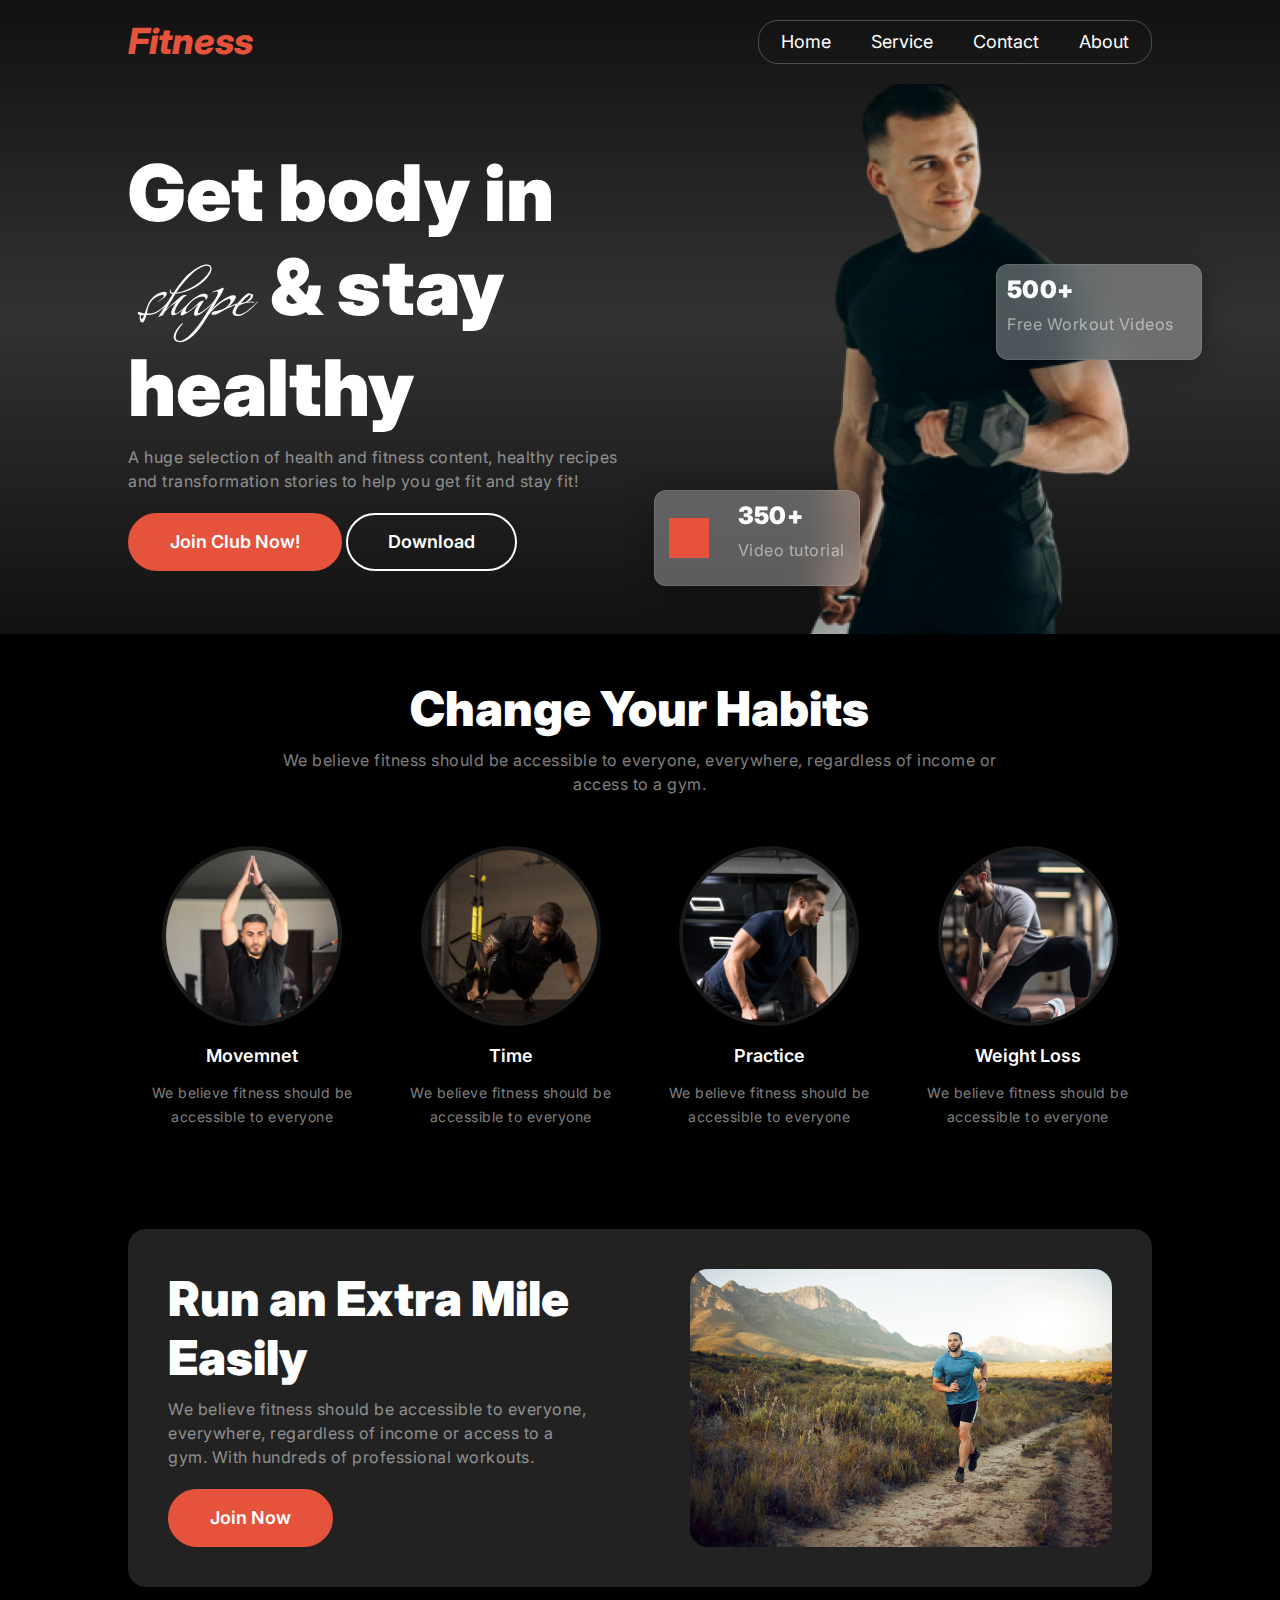
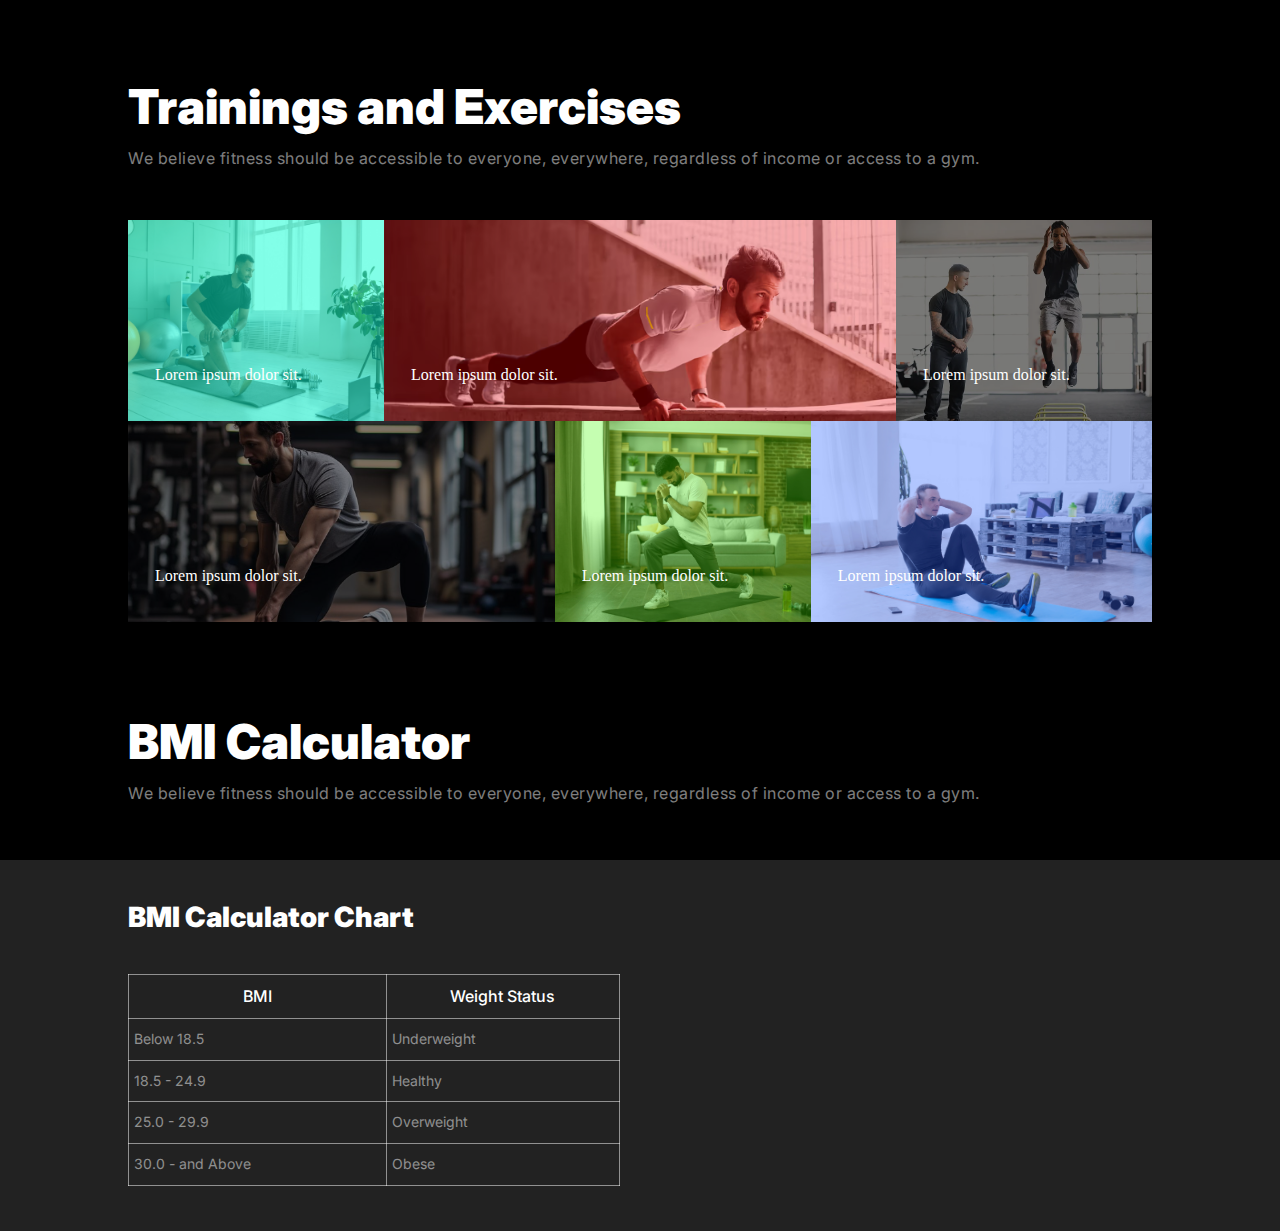
<file: index.htm>
<!DOCTYPE html>
<html lang="en">
  <head>
    <meta charset="UTF-8" />
    <meta name="viewport" content="width=device-width, initial-scale=1.0" />
    <title>FITNESS</title>
    <link
      rel="shortcut icon"
      href="./src/images/favicon.png"
      type="image/x-icon"
    />
    <link rel="stylesheet" href="css/styles.css" />
    <link rel="stylesheet" href="css/responsive.css" />
  </head>

  <body>
    <header>
      <nav>
        <a href="/index.htm" class="logo"> Fitness </a>
        <ul class="main_menu">
          <li><a href="#">Home</a></li>
          <li><a href="#">Service</a></li>
          <li><a href="#">Contact</a></li>
          <li><a href="#">About</a></li>
        </ul>
      </nav>
      <div class="hero_section">
        <div class="left">
          <h1>Get body in <span>shape</span> & stay healthy</h1>
          <p>
            A huge selection of health and fitness content, healthy recipes and
            transformation stories to help you get fit and stay fit!
          </p>
          <div class="btn_group">
            <a href="#" class="btn_primary"> Join Club Now! </a>
            <a href="#" class="btn_secondary"> Download </a>
          </div>
        </div>
        <div class="right">
          <div class="one">
            <div class="rounded"></div>
            <div>
              <h6>350+</h6>
              <p>Video tutorial</p>
            </div>
          </div>
          <div class="two">
            <h6>500+</h6>
            <p>Free Workout Videos</p>
          </div>
        </div>
      </div>
    </header>
    <!-- CHANGE YOUR HABIT SECTION START FROM HERE -->
    <section class="habit_section">
      <div class="section_information">
        <h2 class="title">Change Your Habits</h2>
        <p>
          We believe fitness should be accessible to everyone, everywhere,
          regardless of income or access to a gym.
        </p>
      </div>
      <div class="habits_card_container">
        <div class="havits_card">
          <div class="havits_card_image">
            <img src="./src/images/image 2.png" alt="" />
          </div>
          <h3 class="habits_card_title">Movemnet</h3>
          <p>We believe fitness should be accessible to everyone</p>
        </div>
        <div class="havits_card">
          <div class="havits_card_image">
            <img src="./src/images/image 3.png" alt="" />
          </div>
          <h3 class="habits_card_title">Time</h3>
          <p>We believe fitness should be accessible to everyone</p>
        </div>
        <div class="havits_card">
          <div class="havits_card_image">
            <img src="./src/images/image 4.png" alt="" />
          </div>
          <h3 class="habits_card_title">Practice</h3>
          <p>We believe fitness should be accessible to everyone</p>
        </div>
        <div class="havits_card">
          <div class="havits_card_image">
            <img src="./src/images/exercise4.png" alt="" />
          </div>
          <h3 class="habits_card_title">Weight Loss</h3>
          <p>We believe fitness should be accessible to everyone</p>
        </div>
      </div>
    </section>
    <!-- CHANGE YOUR HABIT END HERE -->
    <!-- RUN SECTION START FROM HERE -->
    <section>
      <div class="run_section">
        <div class="run_information">
          <h2>Run an Extra Mile Easily</h2>
          <p>
            We believe fitness should be accessible to everyone, everywhere,
            regardless of income or access to a gym. With hundreds of
            professional workouts.
          </p>
          <a href="#" class="btn_primary"> Join Now </a>
        </div>
        <div class="run_image"></div>
      </div>
    </section>
    <!-- RUN SECTION END HERE -->
    <!-- TRAINING SECTION START FROM HERE -->
    <section class="training_section">
      <div class="tarining_information">
        <h2>Trainings and Exercises</h2>
        <p>
          We believe fitness should be accessible to everyone, everywhere,
          regardless of income or access to a gym.
        </p>
      </div>
      <dvi class="taring_grid_layout">
        <div class="grid_card _one">
          <span class="card_info">Lorem ipsum dolor sit.</span>
        </div>
        <div class="grid_card _two">
          <span class="card_info">Lorem ipsum dolor sit.</span>
        </div>
        <div class="grid_card _three">
          <span class="card_info">Lorem ipsum dolor sit.</span>
        </div>
        <div class="grid_card _four">
          <span class="card_info">Lorem ipsum dolor sit.</span>
        </div>
        <div class="grid_card _five">
          <span class="card_info">Lorem ipsum dolor sit.</span>
        </div>
        <div class="grid_card _six">
          <span class="card_info">Lorem ipsum dolor sit.</span>
        </div>
      </dvi>
    </section>
    <!-- TRAINING SECTION END HERE -->
    <!-- BMI SECTION START FROM HERE -->
    <section class="bmi_section">
      <h2>BMI Calculator</h2>
      <p>
        We believe fitness should be accessible to everyone, everywhere,
        regardless of income or access to a gym.
      </p>
    </section>
    <!-- BMI SECTION END HERE -->
    <!-- BMI CALCULATOR SECTION START FORM HERE -->
    <section class="bmi_calculator">
      <div class="chart">
        <h3>BMI Calculator Chart</h3>
        <table>
          <tr>
            <th>BMI</th>
            <th>Weight Status</th>
          </tr>
          <tr>
            <td>Below 18.5</td>
            <td>Underweight</td>
          </tr>
          <tr>
            <td>18.5 - 24.9</td>
            <td>Healthy</td>
          </tr>
          <tr>
            <td>25.0 - 29.9</td>
            <td>Overweight</td>
          </tr>
          <tr>
            <td>30.0 - and Above</td>
            <td>Obese</td>
          </tr>
        </table>
      </div>
      <div class="calculator"></div>
    </section>
    <!-- BMI CALCULATOR SECTION END HERE -->
    <!-- TEAM SECTION START FORM HERE -->
    <!-- <section class="team_section">
      <div class="info">
        <h2>Meet Our Team</h2>
        <p>
          We believe fitness should be accessible to everyone, everywhere,
          regardless of income or access to a gym
        </p>
      </div>
      <div class="team_card_container">
        <div class="team_card team_one"></div>
        <div class="team_card team_two"></div>
        <div class="team_card team_three"></div>
        <div class="team_card team_four"></div>
        <div class="team_card team_five"></div>
        <div class="team_card team_six"></div>
      </div>
    </section> -->
    <!-- TEAM SECTION END HRE -->
  </body>
</html>
</file>
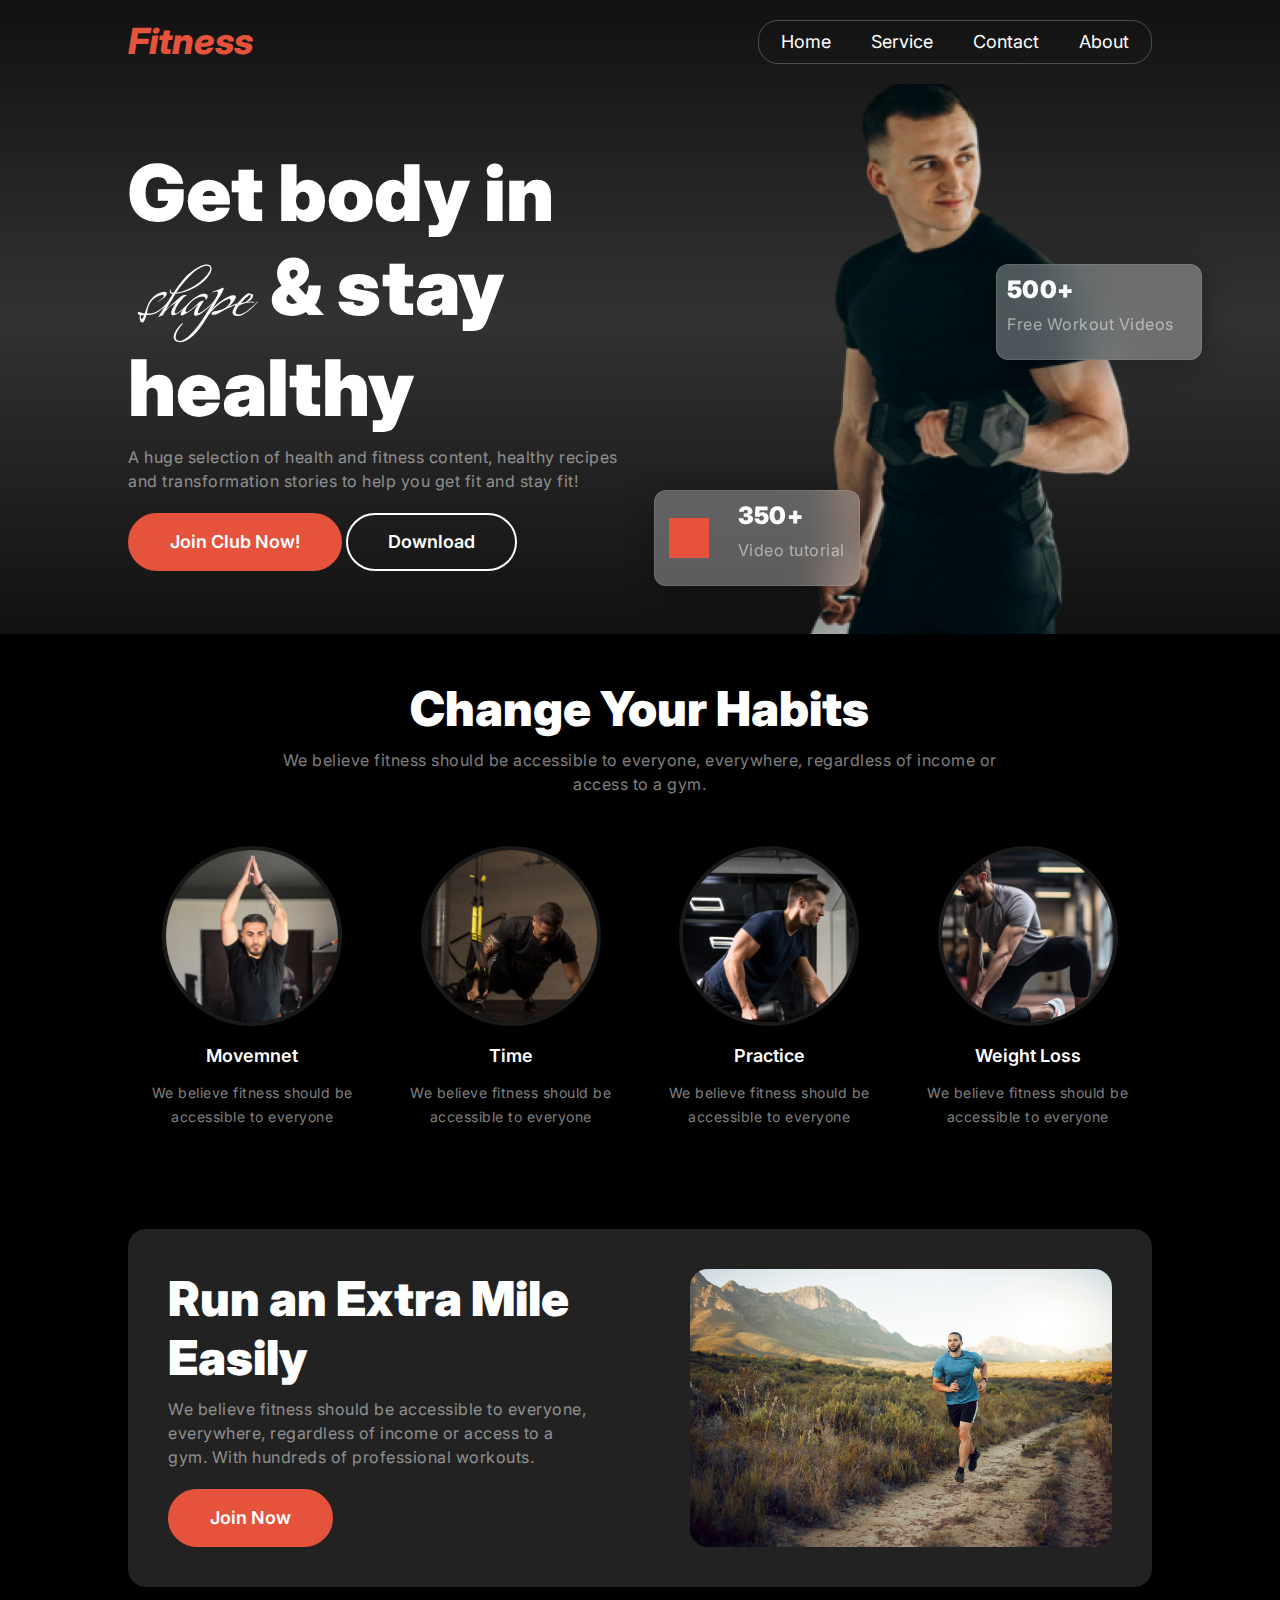
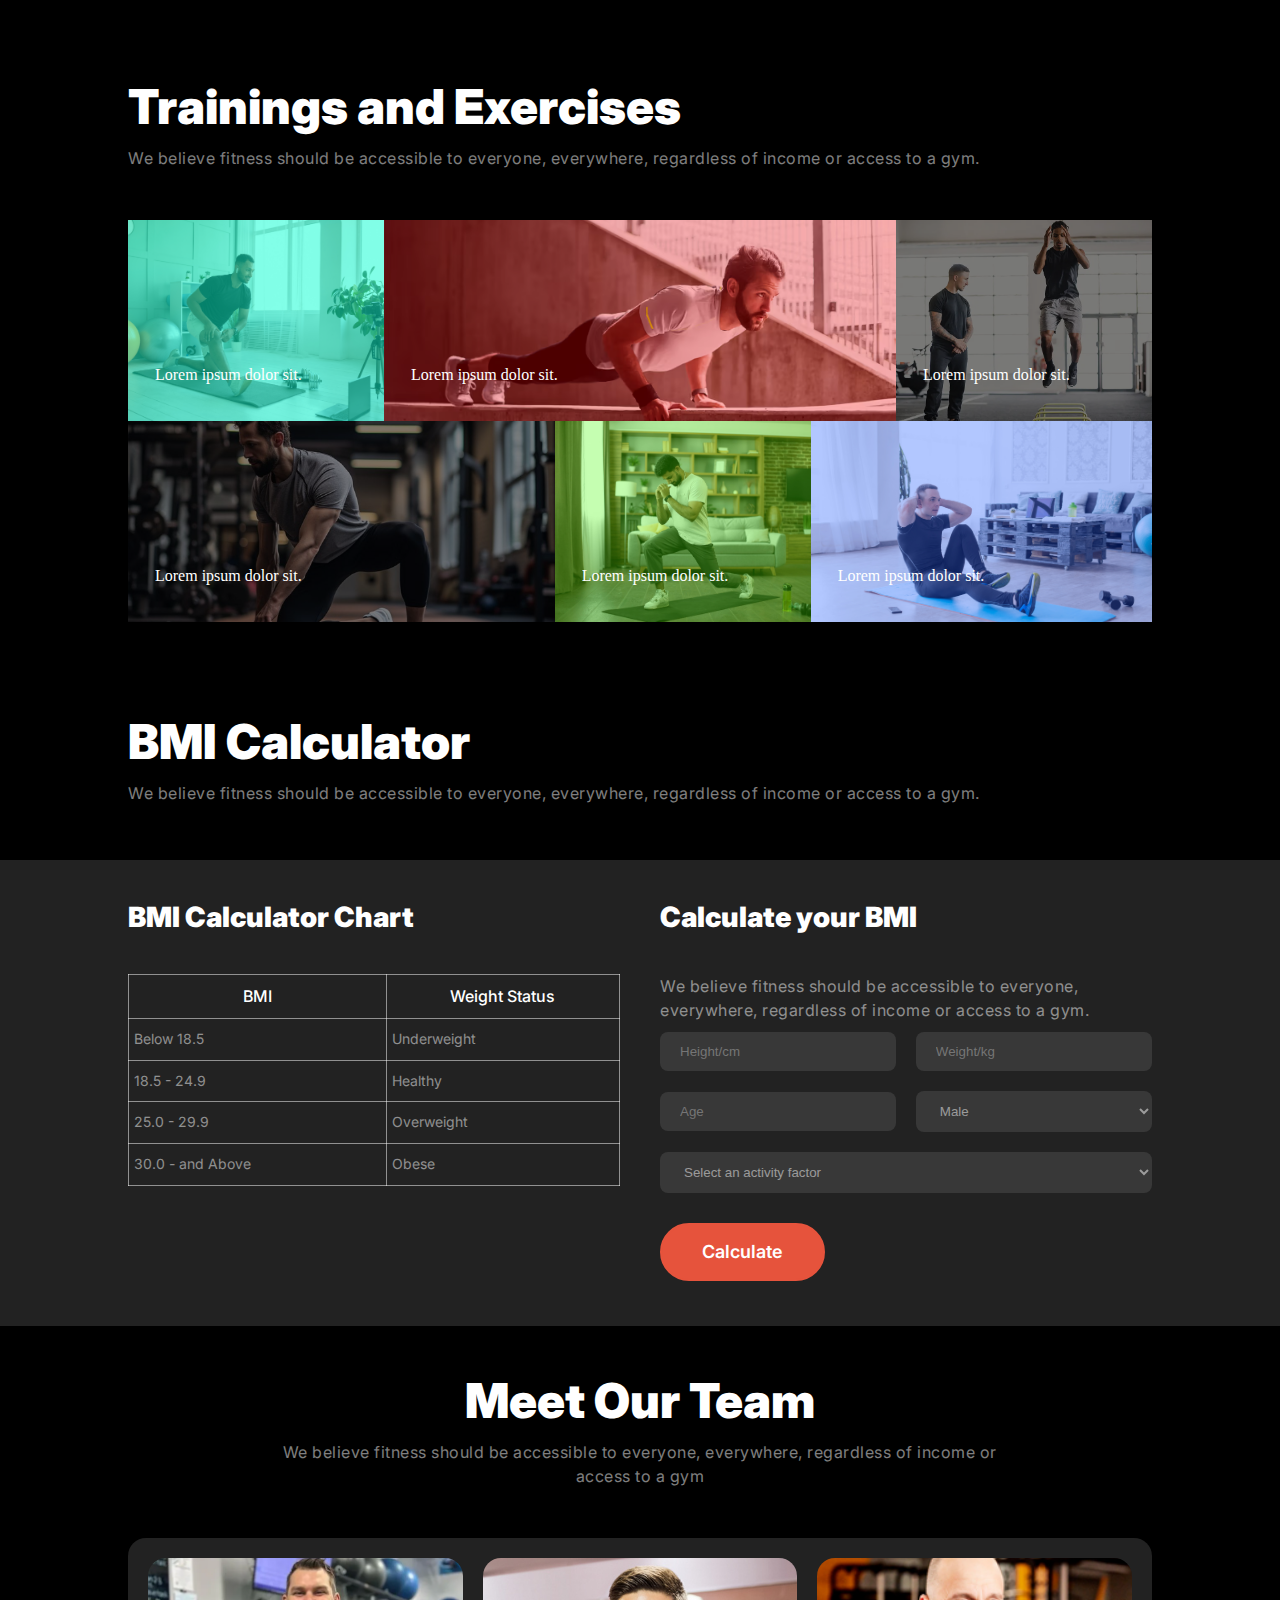
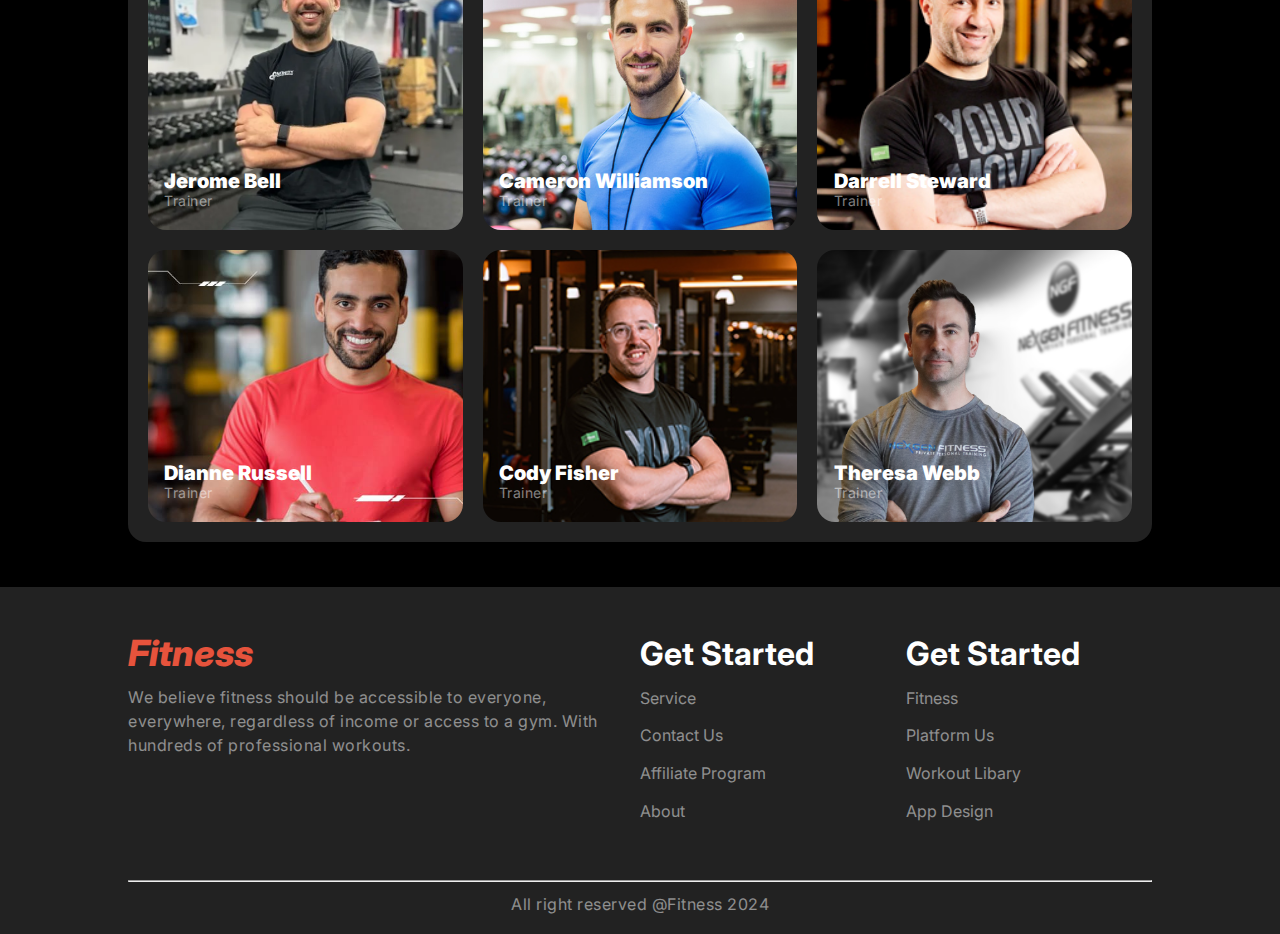
<file: index.html>
<!DOCTYPE html>
<html lang="en">
  <head>
    <meta charset="UTF-8" />
    <meta name="viewport" content="width=device-width, initial-scale=1.0" />
    <title>FITNESS</title>
    <link
      rel="shortcut icon"
      href="./src/images/favicon.png"
      type="image/x-icon"
    />
    <link rel="stylesheet" href="css/styles.css" />
    <link rel="stylesheet" href="css/responsive.css" />
  </head>

  <body>
    <header>
      <nav>
        <a href="/index.htm" class="logo"> Fitness </a>
        <ul id="main_menu" class="main_menu none">
          <li><a href="#">Home</a></li>
          <li><a href="#">Service</a></li>
          <li><a href="#">Contact</a></li>
          <li><a href="#">About</a></li>
        </ul>
        <div id="menu" class="menu_bar">
          <img src="./src/images/icon-hamburger.svg" alt="">
        </div>
      </nav>
      <div class="hero_section">
        <div class="left">
          <h1>Get body in <span>shape</span> & stay healthy</h1>
          <p>
            A huge selection of health and fitness content, healthy recipes and
            transformation stories to help you get fit and stay fit!
          </p>
          <div class="btn_group">
            <a href="#" class="btn_primary"> Join Club Now! </a>
            <a href="#" class="btn_secondary"> Download </a>
          </div>
        </div>
        <div class="right">
          <div class="one">
            <div class="rounded"></div>
            <div>
              <h6>350+</h6>
              <p>Video tutorial</p>
            </div>
          </div>
          <div class="two">
            <h6>500+</h6>
            <p>Free Workout Videos</p>
          </div>
        </div>
      </div>
    </header>
    <!-- CHANGE YOUR HABIT SECTION START FROM HERE -->
    <section class="habit_section">
      <div class="section_information">
        <h2 class="title">Change Your Habits</h2>
        <p>
          We believe fitness should be accessible to everyone, everywhere,
          regardless of income or access to a gym.
        </p>
      </div>
      <div class="habits_card_container">
        <div class="havits_card">
          <div class="havits_card_image">
            <img src="./src/images/image 2.png" alt="" />
          </div>
          <h3 class="habits_card_title">Movemnet</h3>
          <p>We believe fitness should be accessible to everyone</p>
        </div>
        <div class="havits_card">
          <div class="havits_card_image">
            <img src="./src/images/image 3.png" alt="" />
          </div>
          <h3 class="habits_card_title">Time</h3>
          <p>We believe fitness should be accessible to everyone</p>
        </div>
        <div class="havits_card">
          <div class="havits_card_image">
            <img src="./src/images/image 4.png" alt="" />
          </div>
          <h3 class="habits_card_title">Practice</h3>
          <p>We believe fitness should be accessible to everyone</p>
        </div>
        <div class="havits_card">
          <div class="havits_card_image">
            <img src="./src/images/exercise4.png" alt="" />
          </div>
          <h3 class="habits_card_title">Weight Loss</h3>
          <p>We believe fitness should be accessible to everyone</p>
        </div>
      </div>
    </section>
    <!-- CHANGE YOUR HABIT END HERE -->
    <!-- RUN SECTION START FROM HERE -->
    <section>
      <div class="run_section">
        <div class="run_information">
          <h2>Run an Extra Mile Easily</h2>
          <p>
            We believe fitness should be accessible to everyone, everywhere,
            regardless of income or access to a gym. With hundreds of
            professional workouts.
          </p>
          <a href="#" class="btn_primary"> Join Now </a>
        </div>
        <div class="run_image"></div>
      </div>
    </section>
    <!-- RUN SECTION END HERE -->
    <!-- TRAINING SECTION START FROM HERE -->
    <section class="training_section">
      <div class="tarining_information">
        <h2>Trainings and Exercises</h2>
        <p>
          We believe fitness should be accessible to everyone, everywhere,
          regardless of income or access to a gym.
        </p>
      </div>
      <dvi class="taring_grid_layout">
        <div class="grid_card _one">
          <span class="card_info">Lorem ipsum dolor sit.</span>
        </div>
        <div class="grid_card _two">
          <span class="card_info">Lorem ipsum dolor sit.</span>
        </div>
        <div class="grid_card _three">
          <span class="card_info">Lorem ipsum dolor sit.</span>
        </div>
        <div class="grid_card _four">
          <span class="card_info">Lorem ipsum dolor sit.</span>
        </div>
        <div class="grid_card _five">
          <span class="card_info">Lorem ipsum dolor sit.</span>
        </div>
        <div class="grid_card _six">
          <span class="card_info">Lorem ipsum dolor sit.</span>
        </div>
      </dvi>
    </section>
    <!-- TRAINING SECTION END HERE -->
    <!-- BMI SECTION START FROM HERE -->
    <section class="bmi_section">
      <h2>BMI Calculator</h2>
      <p>
        We believe fitness should be accessible to everyone, everywhere,
        regardless of income or access to a gym.
      </p>
    </section>
    <!-- BMI SECTION END HERE -->
    <!-- BMI CALCULATOR SECTION START FORM HERE -->
    <section class="bmi_calculator">
      <div class="chart">
        <h3>BMI Calculator Chart</h3>
        <table>
          <tr>
            <th>BMI</th>
            <th>Weight Status</th>
          </tr>
          <tr>
            <td>Below 18.5</td>
            <td>Underweight</td>
          </tr>
          <tr>
            <td>18.5 - 24.9</td>
            <td>Healthy</td>
          </tr>
          <tr>
            <td>25.0 - 29.9</td>
            <td>Overweight</td>
          </tr>
          <tr>
            <td>30.0 - and Above</td>
            <td>Obese</td>
          </tr>
        </table>
      </div>
      <div class="calculator">
        <div class="calculator_info">
          <h3>Calculate your BMI</h3>
          <p>
            We believe fitness should be accessible to everyone, everywhere,
            regardless of income or access to a gym.
          </p>
        </div>
        <div class="calculator_form">
          <div class="group_input">
            <input type="number" placeholder="Height/cm" />
            <input type="number" placeholder="Weight/kg" />
          </div>
          <div class="group_input">
            <input type="number" placeholder="Age" />
            <select name="sex" id="sex">
              <option value="male">Male</option>
              <option value="Female">Female</option>
            </select>
          </div>
          <select name="factor" id="factor">
            <option value="Select an activity factor">
              Select an activity factor
            </option>
          </select>
          <a href="#" class="btn_primary"> Calculate </a>
        </div>
      </div>
    </section>
    <!-- BMI CALCULATOR SECTION END HERE -->
    <!-- TEAM SECTION START FORM HERE -->
    <section class="team_section">
      <div class="info">
        <h2>Meet Our Team</h2>
        <p>
          We believe fitness should be accessible to everyone, everywhere,
          regardless of income or access to a gym
        </p>
      </div>
      <div class="team_card_container">
        <div class="team_card team_one">
          <img src="./src/images/trainer1.png" alt="" />
          <div class="name">
            <h4>Jerome Bell</h4>
            <p>Trainer</p>
          </div>
        </div>
        <div class="team_card team_one">
          <img src="./src/images/trainer2.png" alt="" />
          <div class="name">
            <h4>Cameron Williamson</h4>
            <p>Trainer</p>
          </div>
        </div>
        <div class="team_card team_one">
          <img src="./src/images/trainer3.png" alt="" />
          <div class="name">
            <h4>Darrell Steward</h4>
            <p>Trainer</p>
          </div>
        </div>
        <div class="team_card team_one">
          <img src="./src/images/trainer4.png" alt="" />
          <div class="name">
            <h4>Dianne Russell</h4>
            <p>Trainer</p>
          </div>
        </div>
        <div class="team_card team_one">
          <img src="./src/images/trainer5.png" alt="" />
          <div class="name">
            <h4>Cody Fisher</h4>
            <p>Trainer</p>
          </div>
        </div>
        <div class="team_card team_one">
          <img src="./src/images/trainer6.png" alt="" />
          <div class="name">
            <h4>Theresa Webb</h4>
            <p>Trainer</p>
          </div>
        </div>
      </div>
    </section>
    <!-- TEAM SECTION END HRE -->
    <!-- FOOTER SECTION START FORM HERE -->
    <footer>
      <div class="footer_section">
        <div>
          <a href="#" class="logo">Fitness</a>
          <p>
            We believe fitness should be accessible to everyone, everywhere,
            regardless of income or access to a gym. With hundreds of
            professional workouts.
          </p>
        </div>
        <div>
          <h5>Get Started</h5>
          <ul>
            <li><a href="#">Service</a></li>
            <li><a href="#">Contact Us</a></li>
            <li><a href="#">Affiliate Program</a></li>
            <li><a href="#">About</a></li>
          </ul>
        </div>
        <div>
          <h5>Get Started</h5>
          <ul>
            <li><a href="#">Fitness</a></li>
            <li><a href="#">Platform Us</a></li>
            <li><a href="#">Workout Libary</a></li>
            <li><a href="#">App Design</a></li>
          </ul>
        </div>
      </div>
      <hr />
      <p class="copy">All right reserved @Fitness 2024</p>
    </footer>
    <!-- FOOTER SECTION END HERE -->
     <script src="./script/script.js"></script>
  </body>
</html>
</file>
<file: css/styles.css>
@import url("https://fonts.googleapis.com/css2?family=Grey+Qo&family=Inter:ital,opsz,wght@0,14..32,100..900;1,14..32,100..900&display=swap");

/* font-family: "Inter", sans-serif; */
* {
    box-sizing: border-box;
    margin: 0;
    padding: 0;
    color: white;
}

html {
    scroll-behavior: smooth;
    background: black;
}

body {
    max-width: 1280px;
    margin: 0 auto;
}

header {
    padding: 0px 10%;
    background: linear-gradient(180deg, #111111 0%, #323232 50%, #111111 100%);
}

section,
footer {
    padding: 45px 10%;
}

ul,
ol {
    list-style: none;
}

a {
    text-decoration: none;
}

p {
    color: #ffffff80;
    font-family: Inter;
    font-size: 16px;
    font-weight: 400;
    line-height: 24px;
    letter-spacing: 0.5px;
    margin: 10px 0px;
}

h2 {
    font-size: 48px;
    font-family: "Inter", sans-serif;
    font-weight: 900;
}

h3 {
    font-size: 28px;
    font-family: "Inter", sans-serif;
    font-weight: 900;
    padding: 40px 0px;
}

.flex_col {
    display: flex;
    justify-content: baseline;
    align-items: baseline;
    flex-direction: column;
}
.btn_primary,
.btn_secondary {
    display: inline-block;
    margin-top: 10px;
    font-family: Inter;
    font-size: 18px;
    font-weight: 600;
    line-height: 22px;
    padding: 16px 40px;
    border-radius: 42px;
    opacity: 0px;
    border: 2px solid #FFFFFF;
    ;
}

.btn_primary {
    background: var(--primary_color);
    border: 2px solid var(--primary_color);
}
.menu_bar{
    display: none;
}
.menu_bar img{
    width: 100%;
}
:root {
    --primary_color: #e6533c;
}

/* THE STYLE OF HEADING SECTION START FORM HERE */
nav {
    padding: 20px 0px;
    display: flex;
    justify-content: space-between;
    align-items: center;
}

.logo {
    color: var(--primary_color);
    font-family: "Inter", sans-serif;
    font-size: 36px;
    font-style: italic;
    font-weight: 800;
    line-height: 43.2px;
}

.main_menu {
    display: flex;
    justify-content: center;
    align-items: center;
    padding: 2px;
    border: 1px solid rgba(255, 255, 255, 0.24);
    border-radius: 20px;
}

.main_menu li a {
    padding: 8px 20px;
    display: inline-block;
    font-family: Inter;
    font-size: 18px;
    font-weight: 400;
    transition: all ease 0.1s;
    line-height: 21.6px;
}

.main_menu li:hover a {
    border-radius: 20px;
    background: var(--primary_color);
}

.hero_section {
    display: grid;
    grid-template-columns: repeat(2, 1fr);
}

.left {
    display: flex;
    justify-content: center;
    align-items: baseline;
    flex-direction: column;
}

.left h1 {
    font-family: Inter;
    font-size: 78px;
    font-weight: 900;
    line-height: 93.6px;
}

.left span {
    font-family: "Grey Qo", cursive;
    font-size: 78px;
    font-style: italic;
    font-weight: 400;
    line-height: 93.6px;
    margin: 0px 10px;
}

.right {
    background: url(../src/images/Images\ 2.png);
    background-repeat: no-repeat;
    background-position: bottom right;
    height: 550px;
    position: relative;
}

.one {
    top: 25.43rem;
    left: 0.875rem;
}

.one,
.two {
    width: 206px;
    height: 96px;
    display: flex;
    justify-content: space-around;
    align-items: center;
    position: absolute;
    border-radius: 12px;
    border: 1px solid #FFFFFF1A;
    background: rgba(255, 255, 255, 0.3);
    box-shadow: 0 4px 30px rgba(0, 0, 0, 0.3);
    backdrop-filter: blur(20px);

}

.one p,
.two p {
    font-size: 16px;
}

.one h6,
.two h6 {
    font-family: Inter;
    font-size: 24px;
    font-weight: 900;
    line-height: 24px;
    letter-spacing: 0.3px;
}

.one .rounded {
    width: 40px;
    height: 40px;
    background: var(--primary_color);
}

.two {
    flex-direction: column;
    align-items: baseline;
    justify-content: center;
    top: 180px;
    right: -50px;
    padding: 10px;
}

/* THE STYLE OF HEADING SECTION END HERE */
/* THE STYLE OF 2ND SECTION START FROM HERE */
.habit_section,
.team_section {
    display: flex;
    justify-content: baseline;
    align-items: center;
    flex-direction: column;
}

.section_information,
.info {
    text-align: center;
    width: 70%;
}

.habits_card_container {
    display: grid;
    grid-template-columns: repeat(4, 1fr);
    grid-column-gap: 10px;
    padding-top: 40px;
}

.havits_card {
    display: flex;
    justify-content: center;
    align-items: center;
    flex-direction: column;
    text-align: center;
}

.havits_card_image img {
    border-radius: 100%;
    border: 4px solid rgba(255, 255, 255, 0.1);
    width: 180px;
    height: 180px;
    object-fit: cover;
    margin-bottom: 10px;
}

.habits_card_title {
    font-family: "Inter", sans-serif;
    font-size: 18px;
    font-weight: 600;
    margin: 5px 0px;
    padding: 0px;
}

.havits_card p {
    font-size: 14px;
}

/* THE STYLE OF 2ND SECTION END HERE */
/* THE CSS OF RUN SECTION START FORM HERE */
.run_section {
    display: grid;
    grid-template-columns: repeat(2, 1fr);
    grid-column-gap: 100px;
    background: #222222;
    border-radius: 18px;
    padding: 40px;
}

.run_image {
    background: url(../src/images/run.jpg);
    background-position: center;
    background-size: cover;
    border-radius: 18px;
}

/* THE CSS OF RUN SECTION END HERE */
/* THE STYLE OF TRAINING SECTION START FROM HERE */
.training_section {
    display: flex;
    justify-content: center;
    flex-direction: column;
}

.traing_information {
    padding-bottom: 40px;
}

.taring_grid_layout {
    padding-top: 40px;
    display: grid;
    grid-template-areas:
        "one  one  one two two two two two two three three three"
        "four four four four four five five five six six six six";
}

._one {
    grid-area: one;
    background: url("../src/images/exercise1.jpg");
}

._one::after {
    background: #06FFD280;
}

._two {
    grid-area: two;
    background: url("../src/images/exercise2.png");
}

._two::after {
    background: #FF00004D;
}

._three {
    grid-area: three;
    background: url("../src/images/exercise3.png");
}

._three::after {
    background: #00000080;
}

._four {
    grid-area: four;
    background: url("../src/images/exercise4.png");
}

._four::after {
    background: #00000080;

}

._five {
    grid-area: five;
    background: url("../src/images/exercise5.jpg");
}

._five::after {
    background: #42FF004D;
}

._six {
    grid-area: six;
    background: url("../src/images/exercise6.jpg");
}

._six::after {
    background: #0047FF4D;

}

.grid_card {
    height: 201px;
    background-position: center;
    background-repeat: no-repeat;
    background-size: cover;
    position: relative;
    z-index: 1;
}

.grid_card::after {
    position: absolute;
    content: "";
    top: 0;
    left: 0;
    bottom: 0;
    right: 0;
    z-index: -1;
}

.card_info {
    position: absolute;
    max-width: 176px;
    height: 34px;
    top: 146px;
    left: 27px;
    overflow-x: hidden;
    text-wrap: wrap;
}

/* THE STYLE OF TRAING SECTION END HERE */
/* THE STYLE OF BMI CALCULATOR SECTION START FROM HERE */
.bmi_calculator {
    padding-top: 0px;
    background: #222222;
    display: grid;
    grid-template-columns: repeat(2, 1fr);
    grid-column-gap: 40px;
}

.bmi_calculator p {
    margin-top: 0px;
}

table {
    width: 100%;
    border-collapse: collapse;
}

table,
th,
td {
    border: 1px solid #ffffff80;
}

th,
td {
    padding: 12px 5px;
}

table th {
    font-family: Inter;
    font-size: 16px;
    font-weight: 500;
    line-height: 19.2px;
}

table td {
    font-family: Inter;
    font-size: 14px;
    font-weight: 400;
    line-height: 16.8px;
    color: #ffffff80;
}

.group_input {
    display: flex;
    justify-content: space-between;
    align-items: center;
}

.calculator_form input,
select,
select option {
    background: #FFFFFF1A;
    padding: 12px 40px 12px 20px;
    border-radius: 8px;
    outline: 0px;
    border: 0px;
    width: 48%;
    margin-bottom: 20px;
    color: #ffffff80;
}

#factor,
#factor option {
    width: 100%;
}

/* THE STYLE  OF BMI CALCULATOR SECTION END HERE */
/* THE STYLE OF TEAM SECTION START FROM HERE */
.team_card_container {
    display: grid;
    grid-template-columns: repeat(3, 1fr);
    grid-template-rows: repeat(2, 1fr);
    grid-gap: 20px;
    padding: 20px;
    background: #222222;
    border-radius: 18px;
    margin-top: 40px;
}

.team_card {
    height: 272px;
    border-radius: 18px;
    overflow: hidden;
    position: relative;
}

.team_card img {
    width: 100%;
    height: 100%;
    object-fit: cover;
}

.name {
    padding: 10px;
    position: absolute;
    top: 85%;
    left: 2%;
    transform: translateY(-50%);
}

.name p {
    font-family: Inter;
    font-size: 14px;
    font-weight: 400;
    line-height: 16px;
    margin: 0px;

}

.name h4 {
    font-family: Inter;
    font-size: 20px;
    font-weight: 900;
}

/* THE STYLE OF TEAM SECTON END HERE */
/* THE STYLE OF FOOTER SECTION START FORM HERE */
footer {
    background: #222222;
    padding-bottom: 8px;
}

.footer_section {
    display: grid;
    grid-template-columns: 2fr 1fr 1fr;
    padding-bottom: 45px;
    grid-column-gap: 20px;
}

footer h5 {
    font-family: Inter;
    font-size: 32px;
    font-weight: 700;
    line-height: 43.2px;
}

footer ul li {
    margin: 10px 0px;
}

footer a {
    font-family: Inter;
    font-size: 16px;
    font-weight: 400;
    line-height: 27.6px;
    color: #FFFFFF80;
}

hr {
    width: 100%;
    height: 2px;
    background: #FFFFFF1A;
}

footer .copy {
    text-align: center;
}

/* THE STYLE OF FOOTER SECTION END HERE */
</file>
<file: css/responsive.css>
@media screen and (max-width:1080px) {
    .hero_section {
        grid-template-columns: 1fr;
    }

    .left {
        padding: 40px 0px;
    }

    .right {
        background-position: center;
    }

    .one {
        top: 25.43rem;
        left: 5.0rem;
    }

    .two {
        top: 170px;
        right: 100px;
    }

    /* THE STYLE OF HAVITS SEVTION START FROM HERE */
    .section_information {
        width: 100%;
    }

    .habits_card_container {
        grid-template-columns: repeat(2, 1fr);
        grid-auto-rows: repeat(2, 1fr);
        grid-row-gap: 10px;
    }

    .run_section {
        grid-column-gap: 40px;
    }

    .team_card_container {
        grid-template-columns: repeat(2, 1fr);
        grid-template-rows: repeat(3, 1fr);
    }
}

@media screen and (max-width:768px) {

    header,
    section {
        padding-left: 5%;
        padding-right: 5%;
    }

    /* THE STYLE OF RUN SECTION START FROM HERE */
    .run_section {
        grid-template-columns: 1fr;
        grid-template-rows: repeat(2, 1fr);
        grid-row-gap: 40px;
    }

    .footer_section {
        grid-template-columns: 2fr 1fr;
        grid-template-rows: repeat(2, 1fr);
    }
}

@media screen and (max-width:640px) {
    h1 {
        font-size: 36px;
        font-weight: 600;
    }

    h2 {
        font-size: 32px;
    }

    .none {
        display: none;
    }

    /* HEADER SECTION */
    .main_menu {
        position: absolute;
        top: 78px;
        flex-direction: column;
        left: 0;
        right: 0;
        border: none;
        background: linear-gradient(180deg, #111111 0%, #323232 50%, #111111 100%);
        border-radius: 0px;
    }

    .main_menu li {
        border-top: 1px solid rgba(255, 255, 255, 0.24);
        width: 100%;
    }

    .main_menu li a {
        display: block;
        text-align: center;
    }

    .main_menu li:hover a {
        border-radius: 0px;
    }

    .menu_bar {
        display: inline-block;
    }
    /* HERO SECTION */
    .section_information,
    .info {
        text-align: center;
        width: 100%;
    }

    .one {
        top: 26.43rem;
        left: 0rem;
    }

    .two {
        top: 80px;
        right: -8px;
    }
    /* HABIT SECTION */
    .habits_card_container {
        grid-template-columns: 1fr;
        grid-auto-rows: repeat(4, 1fr);
        grid-row-gap: 20px;
    }

    .habits_card_title {
        padding: 0px;
    }
    /* TRAINING SECTON */
    .taring_grid_layout {
        padding-top: 40px;
        display: grid;
        grid-template-areas:
            "one two"
            "three four"
            "five six";
    }
    /* BMI CALCULATOR SECTION */
    .bmi_calculator {
        grid-template-columns: 1fr;
        grid-column-gap: 0px;
        grid-row-gap: 40px;
    }
    /* TEAM SECTION */
    .team_card_container {
        grid-template-columns: 1fr;
    }
    /* FOOTER SECTION */
    .footer_section {
        grid-template-columns: 1fr;
    }
}
</file>
